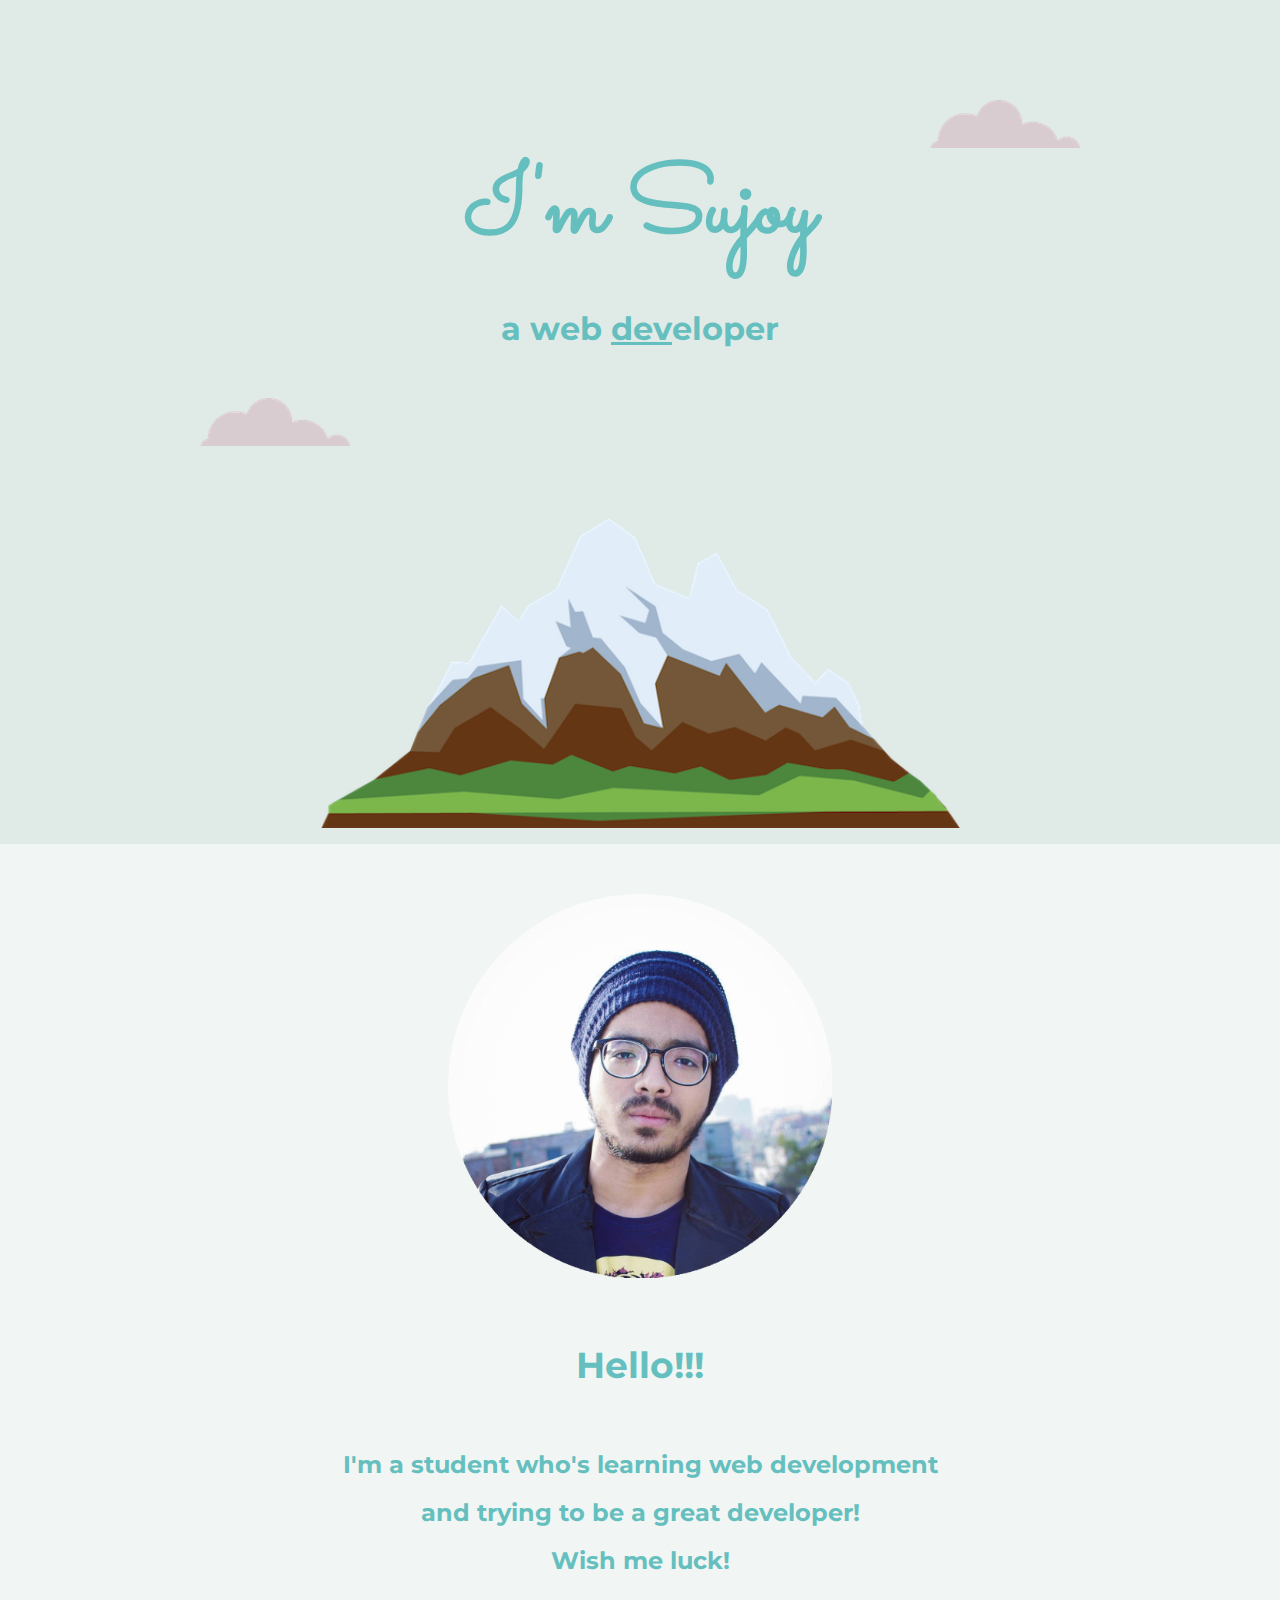
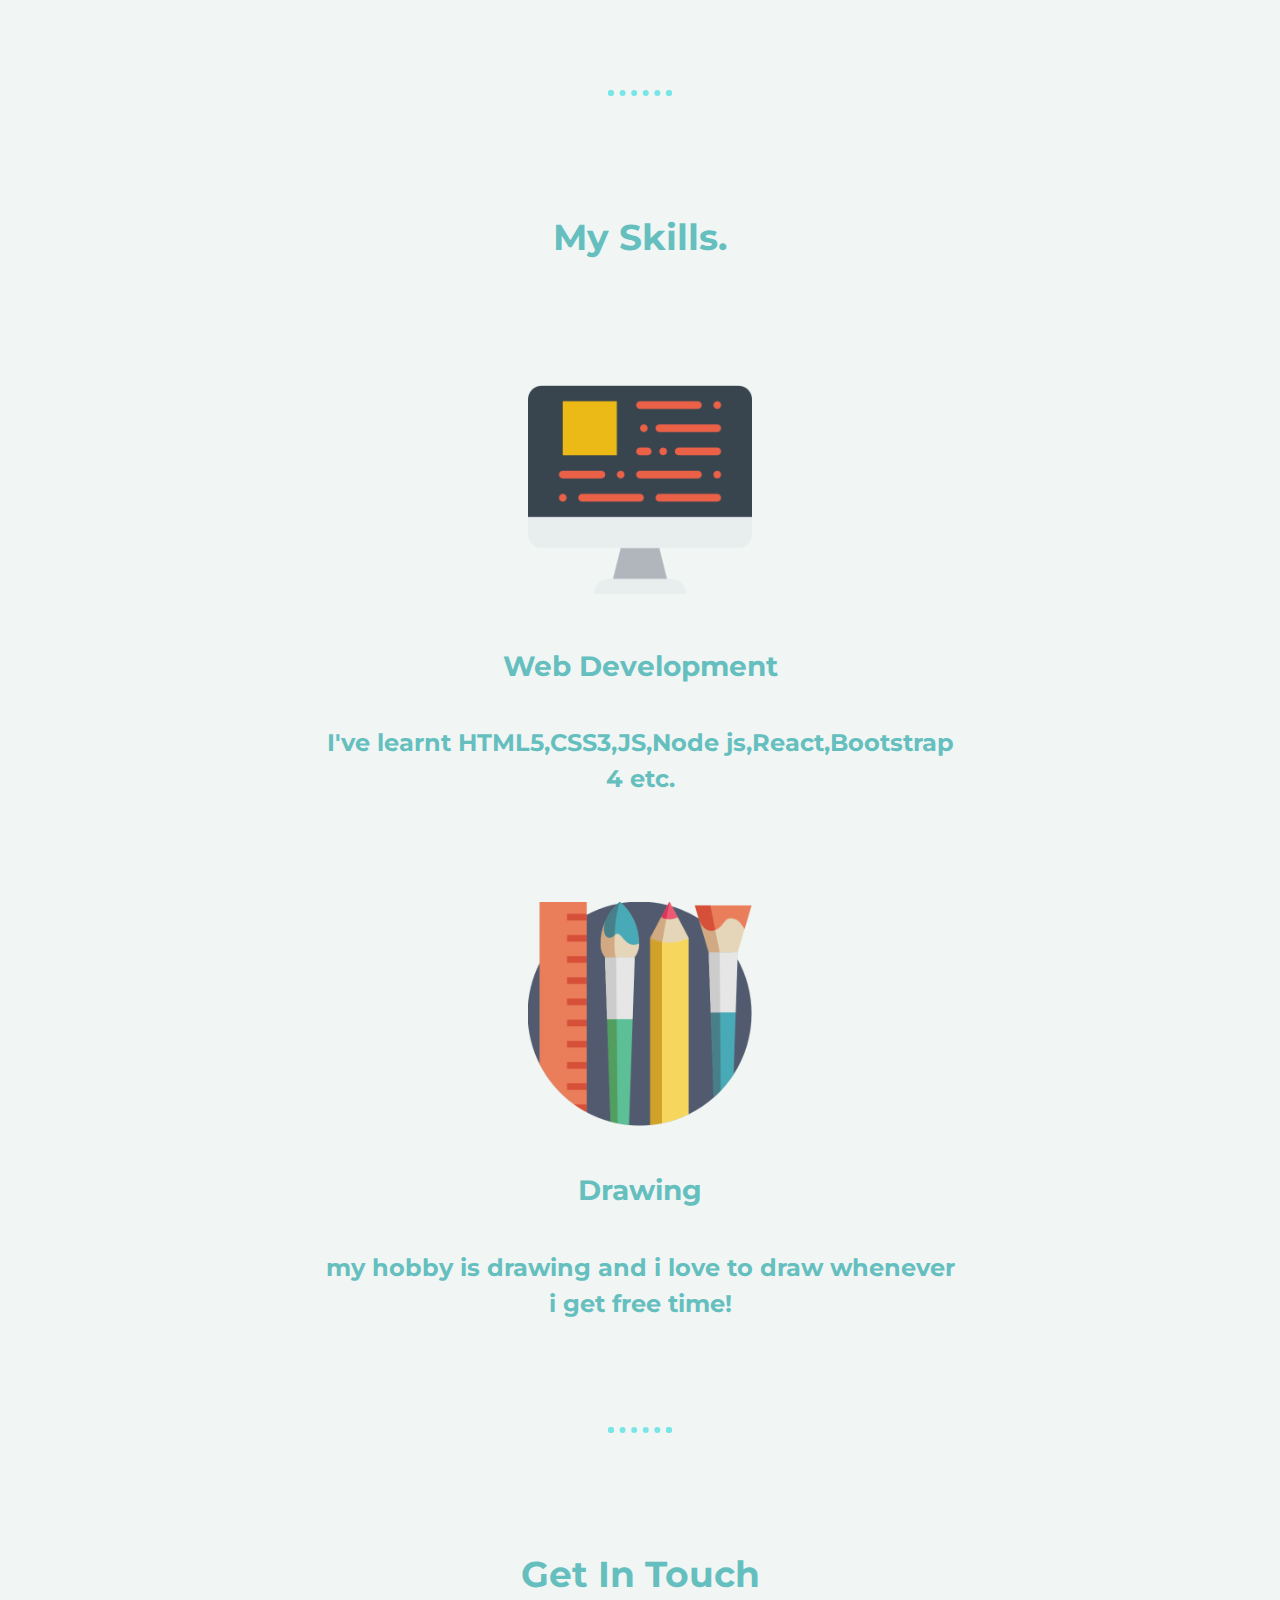
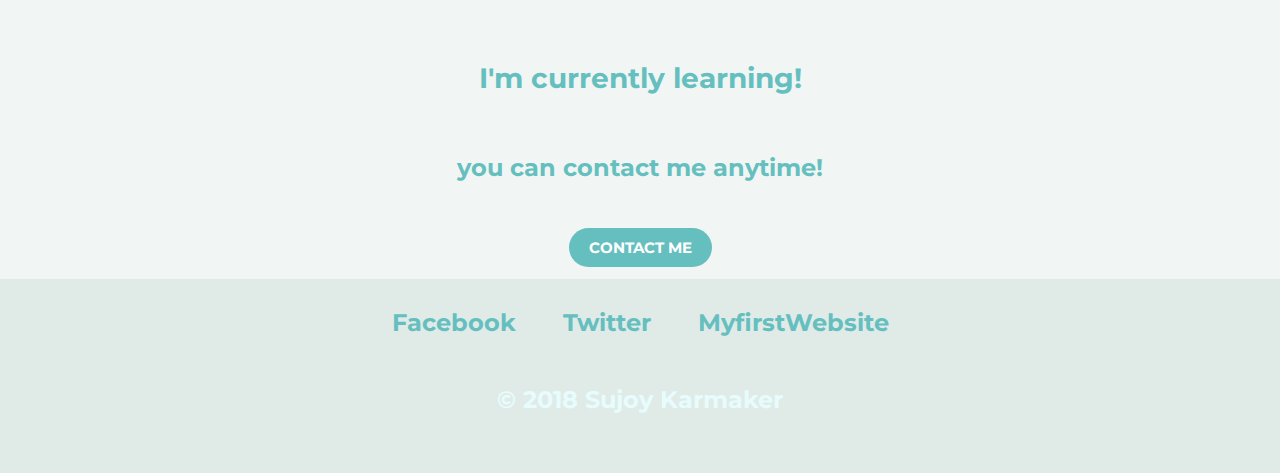
<file: index.html>
<!DOCTYPE html>
<html lang="en">

<head>
    <meta charset="UTF-8">
    <meta name="viewport" content="width=device-width, initial-scale=1.0">
    <meta http-equiv="X-UA-Compatible" content="ie=edge">
    <title>Sujoy Karmaker </title>
    <link href="https://fonts.googleapis.com/css?family=Merriweather|Montserrat|Sacramento" rel="stylesheet">
    <link rel="stylesheet" href="css/style.css">
    <link rel="icon" href="img/coding.png">
</head>

<body>
    <div class="top-container">
        <img class="top-cloud" src="img/cloud.png" alt="">
        <h1 class="imsujoy">I'm Sujoy</h1>
        <p class="webdev">a web <span>dev</span>eloper</p>
        <img class="bottom-cloud" class="cloud" src="/img/cloud.png" alt="">
        <img class="mountain" src="img/mountain.png" alt="">
    </div>
    <div class="middle-container">
        <div class="profile">
            <img class="profile-pic" src="img/Sujoy.gif" alt="">
            <h2>Hello!!!</h2>
            <p class="bio">I'm a student who's learning web development and trying to be a great developer! <br>Wish me
                luck! </p>
        </div>
        <hr>
        <div class="skills">
            <h2>My Skills.</h2>
            <div class="skill-row">
                <img class="coding" src="img/coding.png" alt="">
                <h3>Web Development</h3>
                <p>I've learnt HTML5,CSS3,JS,Node js,React,Bootstrap 4 etc. </p>
            </div>
            <div class="skill-row">
                <img class="drawing" src="img/tools.png" alt="">
                <h3>Drawing</h3>
                <p>my hobby is drawing and i love to draw whenever i get free time! </p>
            </div>
        </div>
        <hr>
        <div class="contact-me">
            <h2>Get In Touch</h2>
            <h3>I'm currently learning!</h3>
            <p>you can contact me anytime!</p>
            <a class="butn" href="mailto:sujoykr8@gmail.com">CONTACT ME</a>
        </div>
    </div>
    <div class="bottom-container">
        <a target="_blank" class="footer-link" href="https://www.facebook.com/sujoy.karmaker.5">Facebook</a>
        <a target="_blank" class="footer-link" href="https://twitter.com/SujoyKr3">Twitter</a>
        <a target="_blank" class="footer-link" href="https://mrsuji.github.io/">MyfirstWebsite</a>
        <p class="endtext">© 2018 Sujoy Karmaker</p>
    </div>
</body>

</html>
</file>
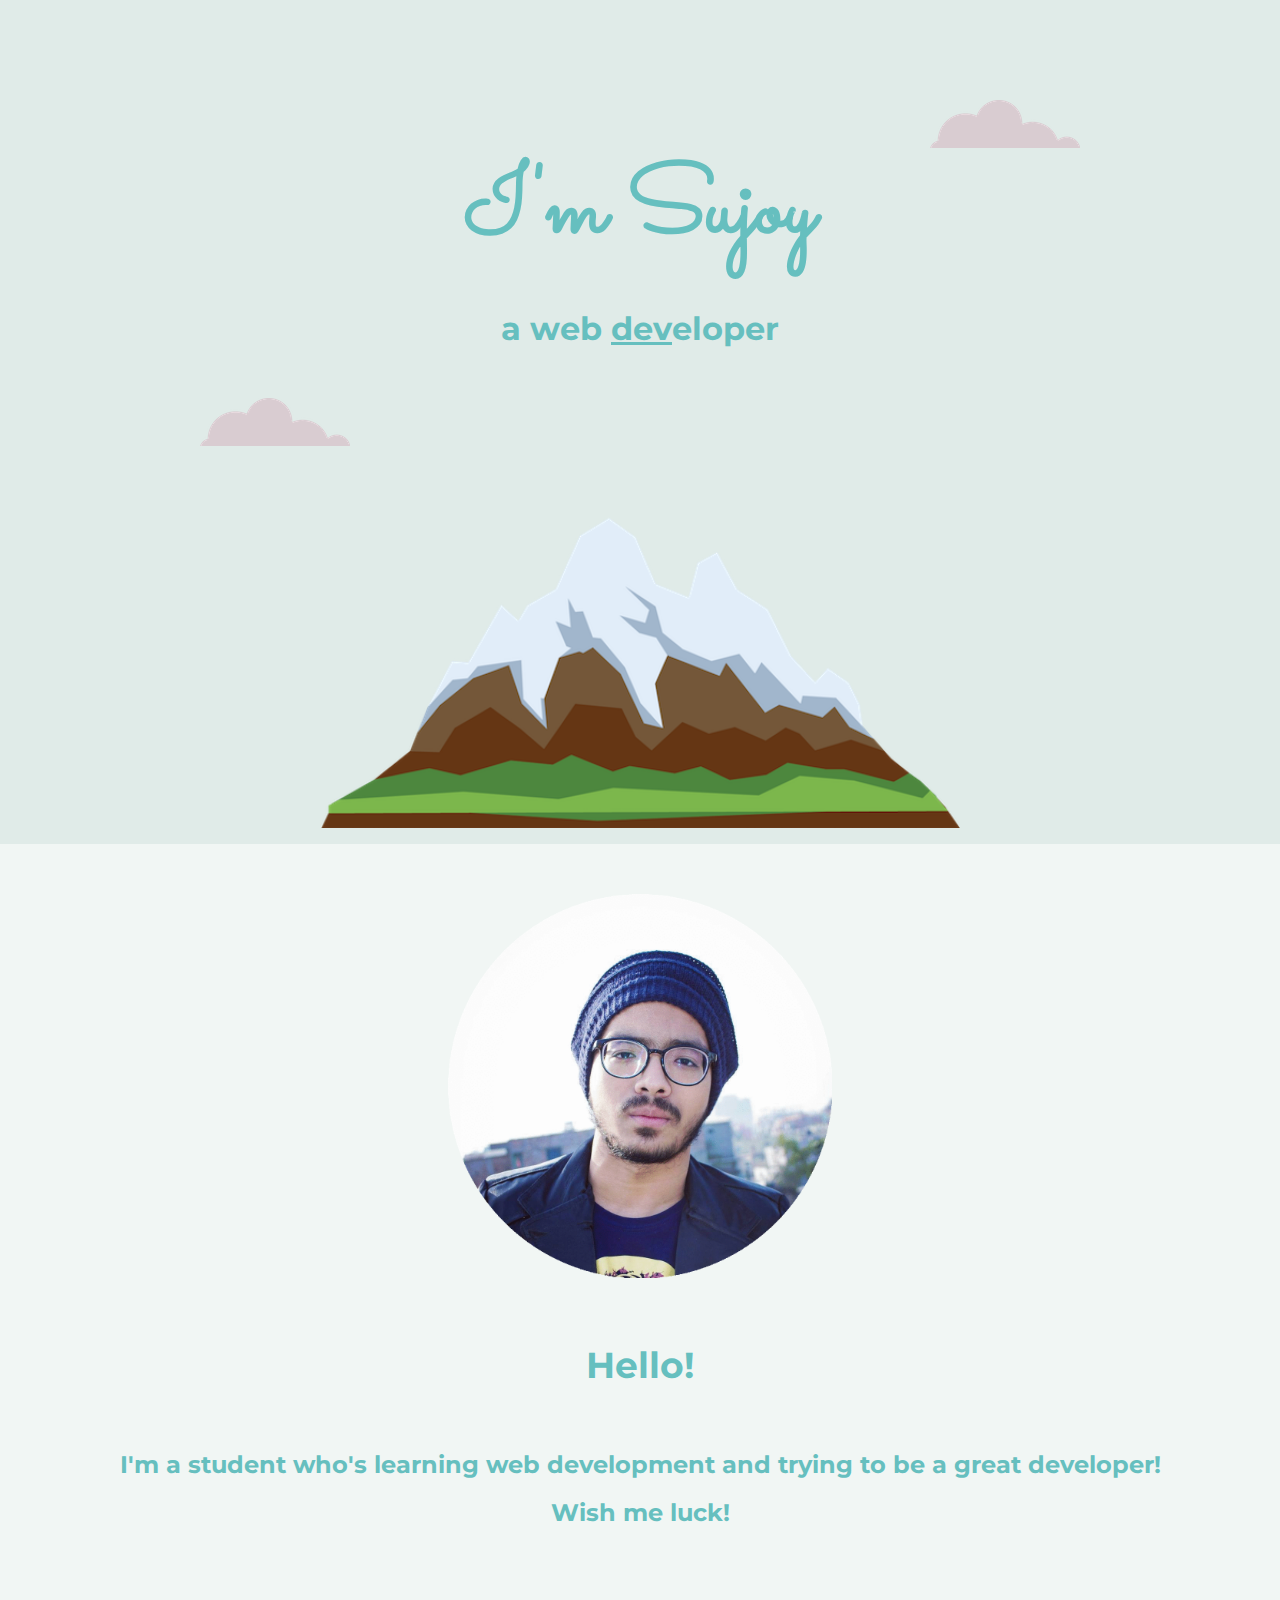
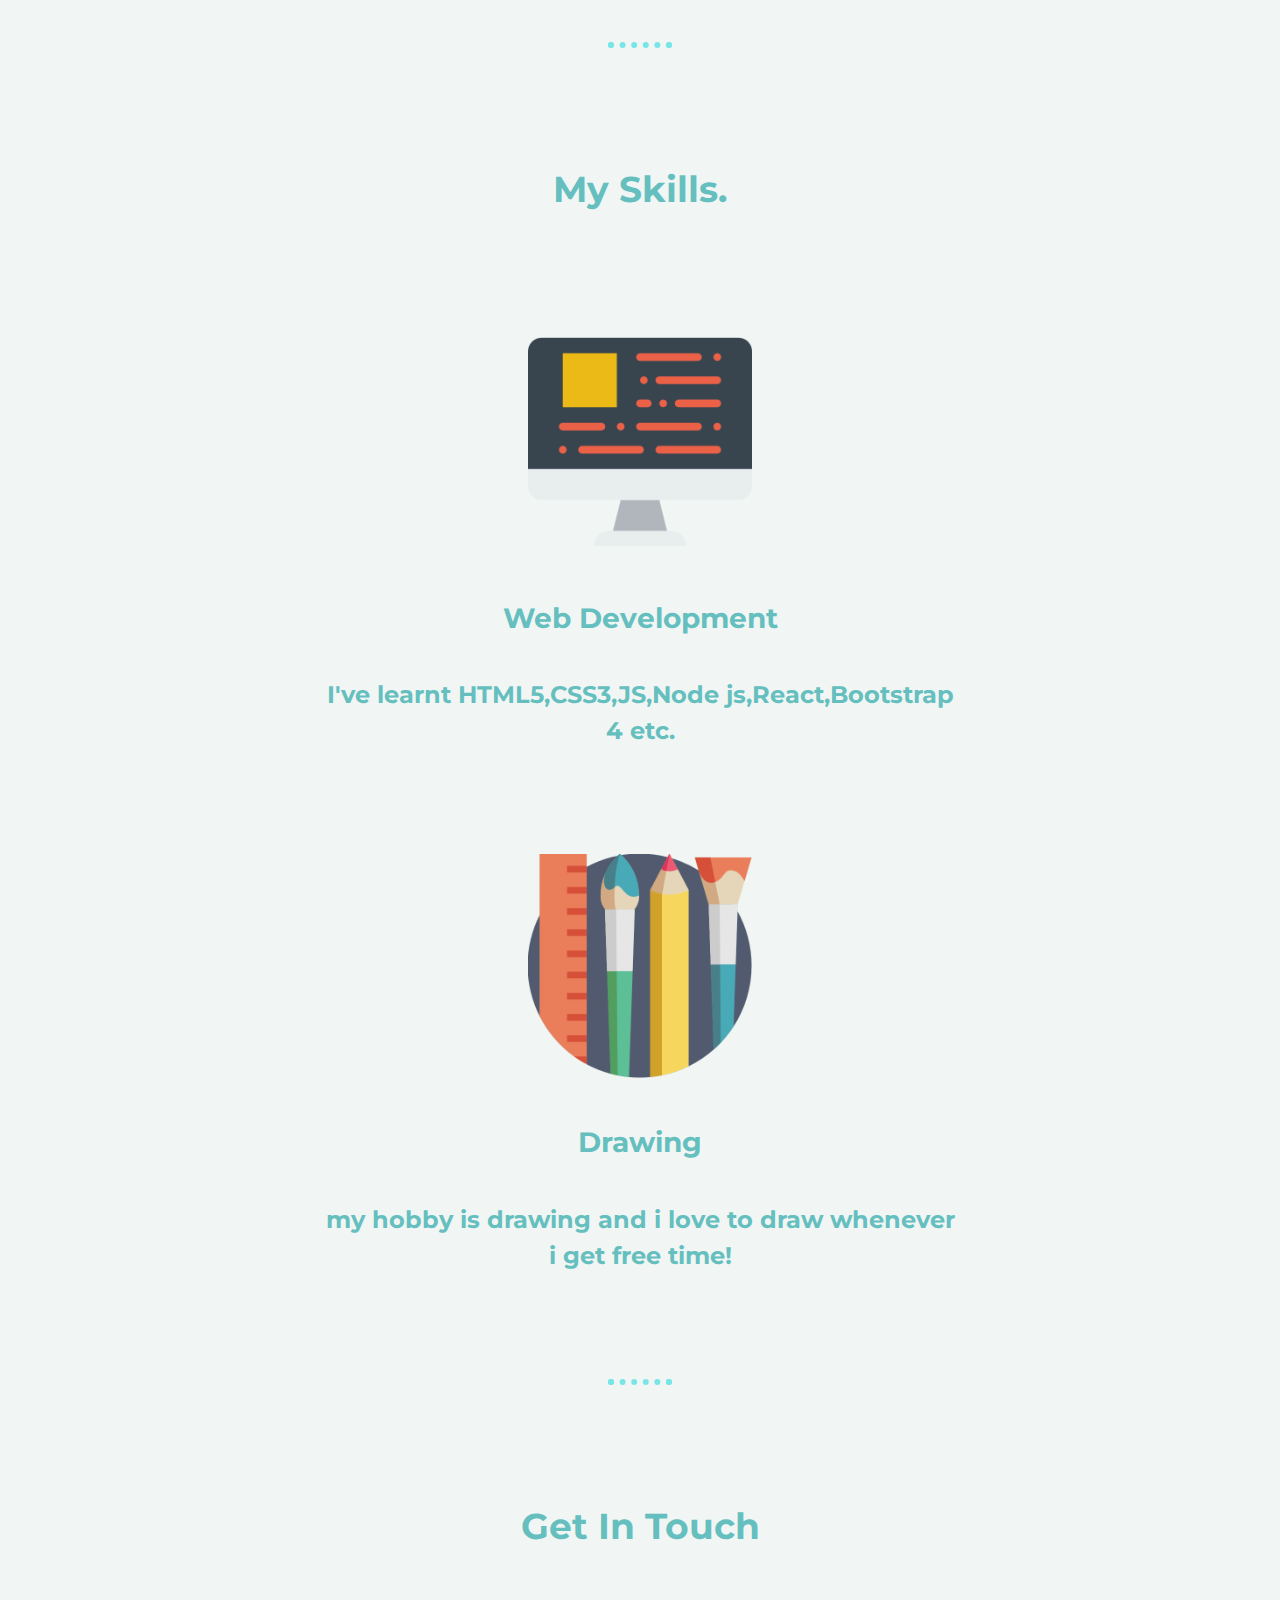
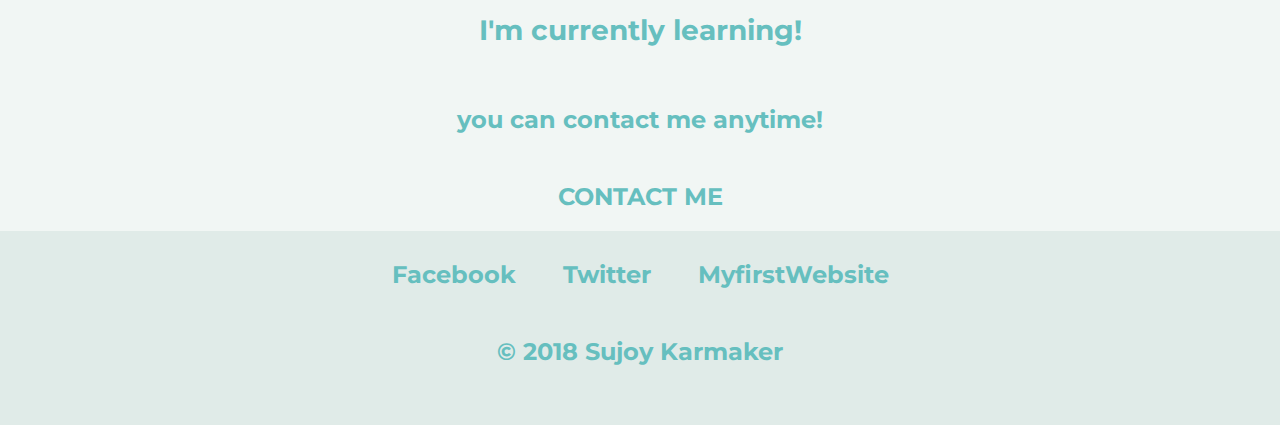
<file: html/index.html>
<!DOCTYPE html>
<html lang="en">

<head>
    <meta charset="UTF-8">
    <meta name="viewport" content="width=device-width, initial-scale=1.0">
    <meta http-equiv="X-UA-Compatible" content="ie=edge">
    <title>Sujoy Karmaker </title>
    <link href="https://fonts.googleapis.com/css?family=Merriweather|Montserrat|Sacramento" rel="stylesheet">
    <link rel="stylesheet" href="/css/style.css">
    <link rel="icon" href="/img/coding.png">
</head>

<body>
    <div class="top-container">
        <img class="top-cloud" src="/img/cloud.png" alt="">
        <h1 class="imsujoy">I'm Sujoy</h1>
        <p class="webdev">a web <span>dev</span>eloper</p>
        <img class="bottom-cloud" class="cloud" src="/img/cloud.png" alt="">
        <img class="mountain" src="/img/mountain.png" alt="">
    </div>
    <div class="middle-container">
        <div class="profile">
            <img class="profile-pic" src="/img/Sujoy.gif" alt="">
            <h2>Hello!</h2>
            <p>I'm a student who's learning web development and trying to be a great developer! <br>Wish me luck! </p>
        </div>
        <hr>
        <div class="skills">
            <h2>My Skills.</h2>
            <div class="skill-row">
                <img class="coding" src="/img/coding.png" alt="">
                <h3>Web Development</h3>
                <p>I've learnt HTML5,CSS3,JS,Node js,React,Bootstrap 4 etc. </p>
            </div>
            <div class="skill-row">
                <img class="drawing" src="/img/tools.png" alt="">
                <h3>Drawing</h3>
                <p>my hobby is drawing and i love to draw whenever i get free time! </p>
            </div>
        </div>
        <hr>
        <div class="contact-me">
            <h2>Get In Touch</h2>
            <h3>I'm currently learning!</h3>
            <p>you can contact me anytime!</p>
            <a class="btn" href="mailto:sujoykr8@gmail.com">CONTACT ME</a>
        </div>
    </div>
    <div class="bottom-container">
        <a target="_blank" class="footer-link" href="https://www.facebook.com/sujoy.karmaker.5">Facebook</a>
        <a target="_blank" class="footer-link" href="https://twitter.com/SujoyKr3">Twitter</a>
        <a target="_blank" class="footer-link" href="https://mrsuji.github.io/">MyfirstWebsite</a>
        <p>© 2018 Sujoy Karmaker</p>
    </div>
</body>

</html>
</file>
<file: css/style.css>
body {
    margin: 0;
    text-align: center;
    font-family: 'Merriweather', serif;
    font-family: 'Montserrat', sans-serif;
    font-size: 1.5rem;
    font-weight: bold;
    background-color: rgba(224, 235, 232, 0.459);
    color: #66BFBF;
    line-height: 2;
}

.top-container {
    background-color: #E0EBE8;
    padding-top: 100px;
    position: relative;
    width: 100%;
    margin: 0 auto;
}

.imsujoy {
    font-family: 'Sacramento', cursive;
    font-size: 6rem;
    margin-bottom: 0;
    padding: 0 30px;
    line-height: 1;
}

.webdev {
    font-family: 'Montserrat', sans-serif;
    font-size: 2rem;
    font-weight: bold;
}

.top-cloud {
    /* position: absolute; */
    float: right;
    /* right: 300px;
    top: 50px; */
    margin-right: 200px;
}

.bottom-cloud {
    /* position: absolute; */
    display: block;
    margin-left: 200px;
    bottom: 300px;
}

.bio {
    width: 50%;
    margin: auto;
}

hr {
    border: dotted rgb(120, 230, 230) 6px;
    border-bottom: none;
    width: 4%;
    margin: 100px auto;
}

.profile-pic {
    width: 30%;
    padding-top: 50px;
}

.coding {
    width: 35%;
}

.drawing {
    width: 35%;
}

span {
    text-decoration: underline;
}

a {
    color: #66BFBF;
}

.mountain {
    margin: auto 0;
    width: 50%;
}

.skill-row {
    width: 50%;
    margin: 100px auto;
    line-height: 1.5;
}

a {
    padding: 10px 20px;
    text-decoration: none;
}

a:hover {
    color: #fff;
}

.butn {
    -webkit-border-radius: 30;
    -moz-border-radius: 30;
    border-radius: 30px;
    font-family: 'Montserrat', sans-serif;
    color: #ffffff;
    font-size: 15px;
    padding: 15px;
    background: #66BFBF;
    padding: 10px 20px 10px 20px;
    text-decoration: none;
}

.butn:hover {
    background: #7ecccc;
    text-decoration: none;
}

.bottom-container {
    background-color: #E0EBE8;
    padding: 20px;
    margin-top: 10px;
}

.endtext {
    color: rgb(231, 252, 252);
}

h2, h3, p {
    padding: 5px 5px;
    word-wrap: break-word;
}
</file>
